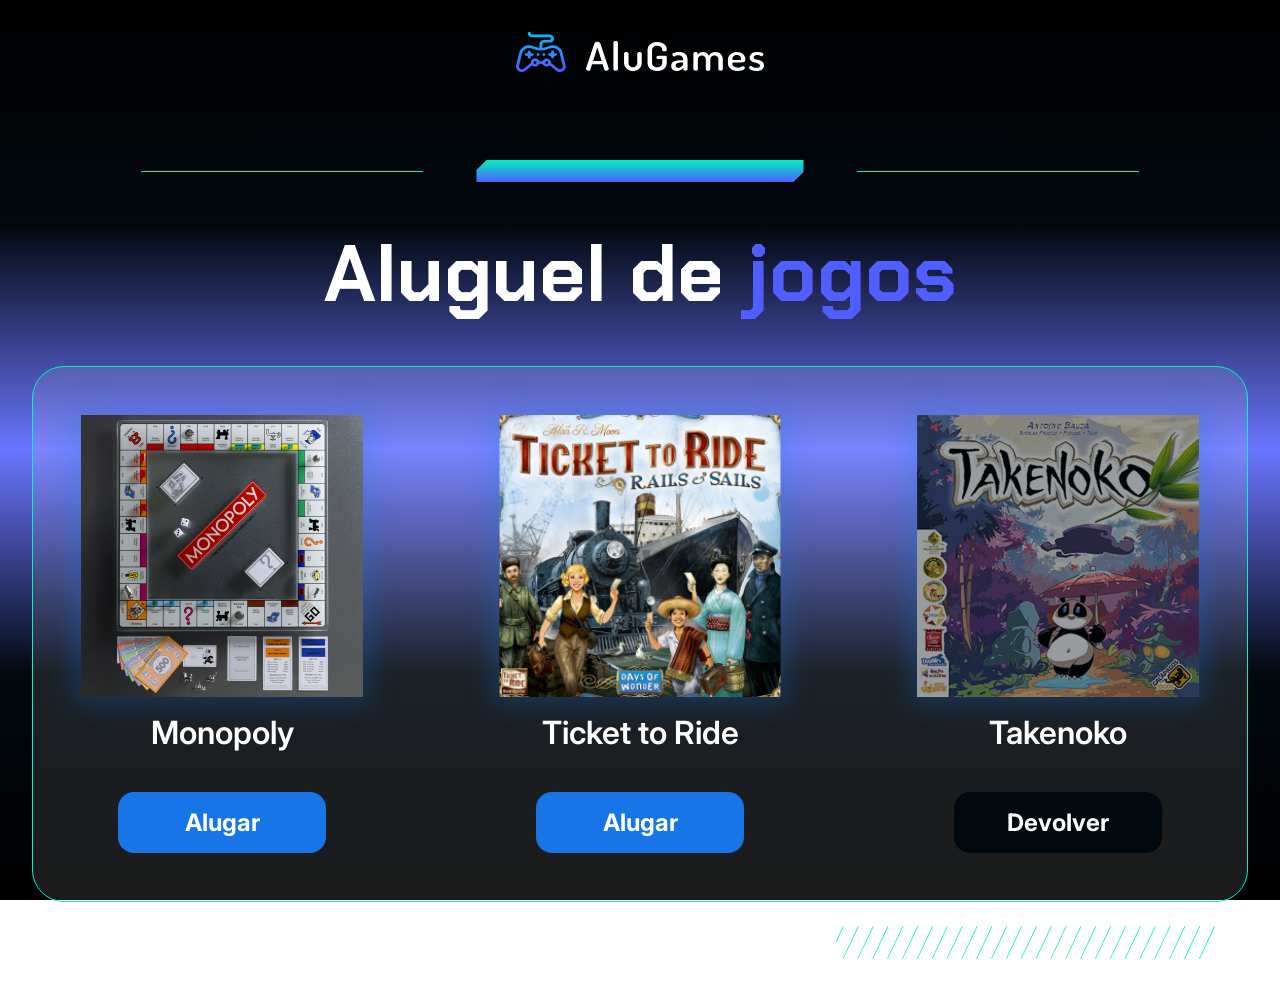
<file: alugames/index.html>
<!DOCTYPE html>
<html lang="pt-BR">

<head>
    <meta charset="UTF-8">
    <meta name="viewport" content="width=device-width, initial-scale=1.0">
    <title>AluGames</title>
    <link rel="stylesheet" href="css/main.css">
</head>

<body class="body">
    <main class="container main">
        <img src="img/logo.svg" alt="Logo AluGames">
        <section class="divisor">
            <div class="divisor__line"></div>
            <img src="img/fade_bar.svg" alt="Visual bar" class="divisor__bar">
            <div class="divisor__line"></div>
        </section>
        <h1 class="page-title">Aluguel de <span class="page-title__emphasis">jogos</span></h1>
        <section class="dashboard">
            <ul class="dashboard__items">
                <li class="dashboard__items__item" id="game-1">
                    <div class="dashboard__item__img">
                        <img src="img/monopoly.png" alt="Capa jogo Monopoly">
                    </div>
                    <p class="dashboard__item__name">Monopoly</p>
                    <a onclick="alterarBotao(1)" href="#" class="dashboard__item__button">Alugar</a>
                </li>
                <li class="dashboard__items__item" id="game-2">
                    <div class="dashboard__item__img">
                        <img src="img/ticket_to_ride.png" alt="Capa jogo Ticket to Ride">
                    </div>
                    <p class="dashboard__item__name">Ticket to Ride</p>
                    <a onclick="alterarBotao(2)" href="#" class="dashboard__item__button">Alugar</a>
                </li>
                <li class="dashboard__items__item" id="game-3">
                    <div class="dashboard__item__img dashboard__item__img--rented">
                        <img src="img/takenoko.png" alt="Capa jogo Takenoko">
                    </div>
                    <p class="dashboard__item__name">Takenoko</p>
                    <a onclick="alterarBotao(3)" href="#" class="dashboard__item__button dashboard__item__button--return">Devolver</a>
                </li>
            </ul>
        </section>
        <img src="img/hachuras.svg" alt="Visual hachuras" class="hachuras">
    </main>

    <script src="js/app.js"></script>
</body>

</html>
</file>
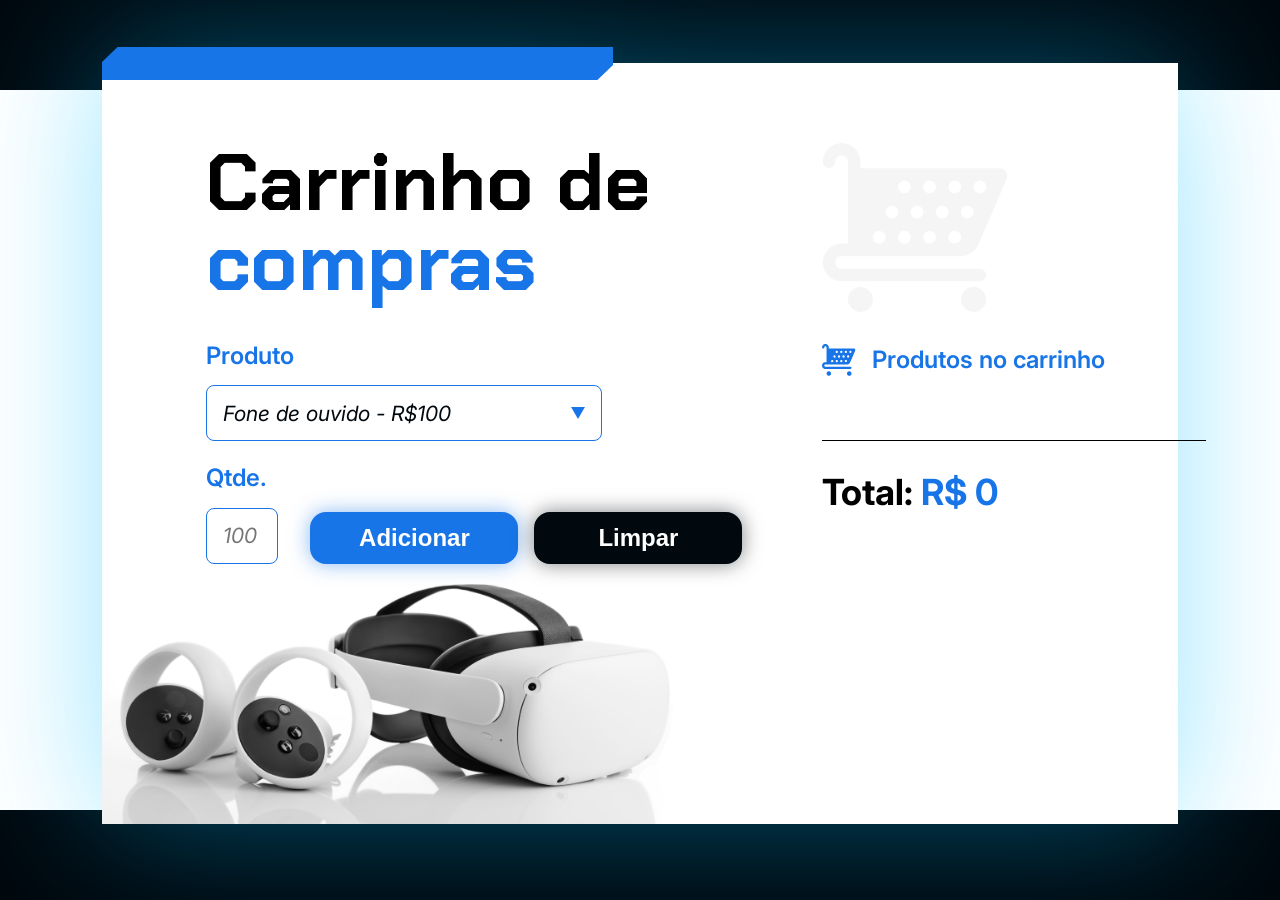
<file: carrinho-compras/index.html>
<!DOCTYPE html>
<html lang="en">

<head>
  <meta charset="UTF-8">
  <meta name="viewport" content="width=device-width, initial-scale=1.0">

  <link rel="preconnect" href="https://fonts.googleapis.com">
  <link rel="preconnect" href="https://fonts.gstatic.com" crossorigin>
  <link href="https://fonts.googleapis.com/css2?family=Chakra+Petch:wght@700&family=Inter:wght@400;600;700&display=swap"
    rel="stylesheet">
  <link rel="stylesheet" href="style.css">

  <title>E-commerce</title>
</head>

<body>
  <main class="conteudo-principal">
    <div class="grafismo-azul"></div>
    <section class="adicionar-produto">
      <h1 class="titulo">
        Carrinho de <span class="texto-azul">compras</span>
      </h1>

      <form class="formulario">
        <label class="campo-grupo">
          <span class="texto-medio-azul">Produto</span>
          <select class="produto-input" name="produto" id="produto">
            <option value="Fone de ouvido - R$100">Fone de ouvido - R$100</option>
            <option value="Celular - R$1400">Celular - R$1400</option>
            <option value="Oculus VR - R$5000">Oculus VR - R$5000</option>
          </select>
          </div>
        </label>

        <section class="parte-inferior">
          <label class="campo-grupo">
            <span class="texto-medio-azul">Qtde.</span>
            <input class="quantidade-input" id="quantidade" type="number" placeholder="100">
          </label>

          <section class="botoes-wrapper">
            <button onclick="adicionar()" type="button" class="botao-form botao-adicionar">Adicionar</button>
            <button onclick="limpar()" type="button" class="botao-form botao-limpar">Limpar</button>
          </section>
        </section>
      </form>
    </section>
    <section class="carrinho">
      <img src="./assets/carrinho-cinza.svg" alt="Imagem de um carrinho de compras cinza">

      <div class="titulo-wrapper">
        <img src="./assets/icone-carrinho.svg" alt="ícone de carrinho">

        <h2 class="carrinho__titulo">Produtos no carrinho</h2>
      </div>

      <section class="carrinho__produtos" id="lista-produtos">
        <!-- Javascript insere valor. -->
      </section>

      <div class="divisoria"></div>

      <p class="carrinho__total">
        Total: <span class="texto-azul" id="valor-total">R$ 0</span>
      </p>
    </section>
  </main>

  <script src="js/app.js"></script>
</body>

</html>
</file>
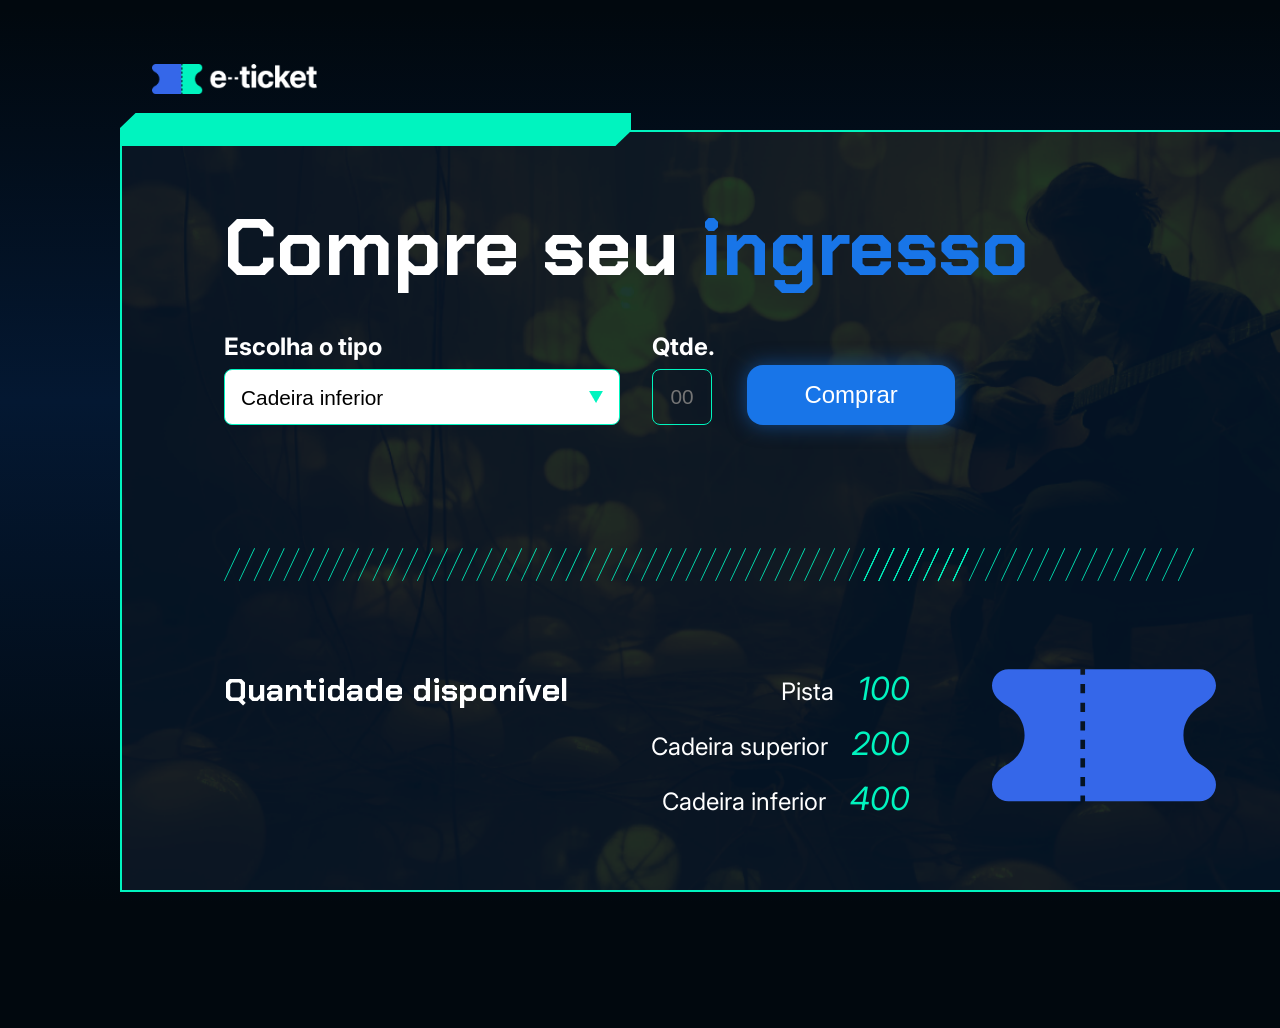
<file: ingresso/index.html>
<!DOCTYPE html>
<html lang="pt-BR">

<head>
    <meta charset="UTF-8">
    <meta name="viewport" content="width=device-width, initial-scale=1.0">
    <link rel="preconnect" href="https://fonts.googleapis.com">
    <link rel="preconnect" href="https://fonts.gstatic.com" crossorigin>
    <link href="https://fonts.googleapis.com/css2?family=Chakra+Petch:wght@700&family=Inter:wght@400;700&display=swap"
        rel="stylesheet">
    <link rel="stylesheet" href="./styles/_reset.css">
    <link rel="stylesheet" href="./styles/style.css">
    <title>E-Ticket</title>
</head>

<body>
    <header>
        <img class="logo" src="./assets/PNG/Logo e-tricket.png" alt="Logo">
    </header>
    <main class="container">

        <div class="grafismo"></div>
        <h1>Compre seu <span>ingresso</span></h1>
        <form action="">
            <label class="input-group">
                Escolha o tipo
                <select name="tipo-ingresso" id="tipo-ingresso">
                    <option value="inferior">Cadeira inferior</option>
                    <option value="superior">Cadeira superior</option>
                    <option value="pista">Pista</option>
                </select>
            </label>
            <label class="input-group">Qtde.
                <input type="number" id="qtd" placeholder="00" min="1" max="10">
            </label>
            <button onclick="comprarIngresso()" type="button">Comprar</button>
        </form>
        <img class="hachuras" src="./assets/SVG/Hachuras.svg" alt="">
        <section>
            <h2>Quantidade disponível</h2>

            <ul class="lista">
                <li>Pista<span id="qtd-pista">100</span></li>
                <li>Cadeira superior<span id="qtd-superior">200</span></li>
                <li>Cadeira inferior<span id="qtd-inferior">400</span></li>

            </ul>
            <img src="./assets/Ingresso.svg" alt="">
        </section>
    </main>

    <script src="js/app.js"></script>
</body>

</html>
</file>
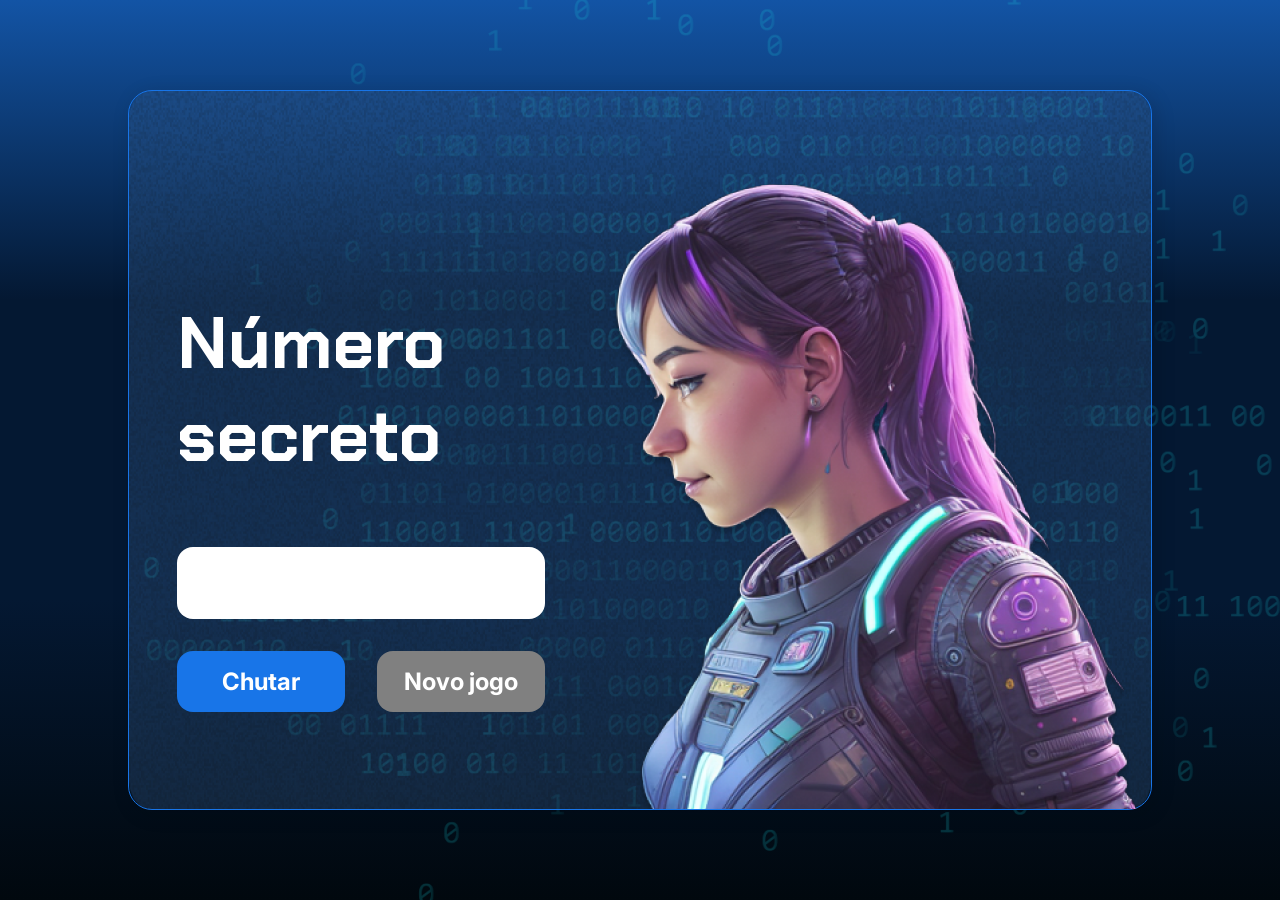
<file: listasFuncoes/index.html>
<!DOCTYPE html>
<html lang="pt-br">

<head>
    <meta charset="UTF-8">
    <meta name="viewport" content="width=device-width, initial-scale=1.0">
    <script src="https://code.responsivevoice.org/responsivevoice.js"></script>
    <link rel="preconnect" href="https://fonts.googleapis.com">
    <link rel="preconnect" href="https://fonts.gstatic.com" crossorigin>
    <link href="https://fonts.googleapis.com/css2?family=Chakra+Petch:wght@700&family=Inter:wght@400;700&display=swap"
        rel="stylesheet">
    <link rel="stylesheet" href="style.css">
    <title>JS Game</title>
</head>

<body>

    <div class="container">
        <div class="container__conteudo">
            <div class="container__informacoes">
                <div class="container__texto">
                    <h1></h1>
                    <p class="texto__paragrafo"></p>
                </div>
                <input type="number" min="1" max="10" class="container__input">
                <div class="chute container__botoes">
                    <button onclick="verificarNumero()" class="container__botao">Chutar</button>
                    <button onclick="novoJogo()" id="reiniciar" class="container__botao" disabled>Novo jogo</button>
                </div>
            </div>
            <img src="./img/ia.png" alt="Uma pessoa olhando para a esquerda" class="container__imagem-pessoa" />
        </div>
    </div>




    <script src="app.js" defer></script>
</body>

</html>
</file>
<file: alugames/css/main.css>
@import url(_reset.css);
@import url('https://fonts.googleapis.com/css2?family=Chakra+Petch:wght@700&family=Inter:wght@600;700&display=swap');

.body {
    color: #FFFFFF;

    min-height: 100vh;

    background: rgb(0, 0, 0);
    background: linear-gradient(to bottom, rgba(0, 0, 0, 1) 0%, rgba(1, 8, 14, 1) 25%, rgba(80, 94, 255, 0.85) 50%, rgba(1, 8, 14, 1) 75%, rgba(0, 0, 0, 1) 100%);
    background-repeat: no-repeat;
    background-attachment: fixed;

    display: flex;
    flex-direction: column;
    justify-content: center;

    padding: 2rem;
}

@media screen and (min-width: 1440px) {
    .body {
        padding: 2rem calc((100vw - 1086px)/2);
    }
}

.main {
    display: flex;
    flex-direction: column;
    align-items: center;
}

.divisor {
    display: flex;
    gap: 53px;
    align-items: center;

    margin: 88px 0px 40px;
}

.divisor__line {
    height: 1px;
    width: 282px;
    background-color: #00F4BF;
}

.page-title {
    font-family: 'Chakra Petch', sans-serif;
    font-weight: 700;
    font-size: 5rem;

    margin-bottom: 2.5rem;
}

.page-title__emphasis {
    color: #505EFF;
}

.dashboard {
    background-color: rgba(255, 255, 255, 0.1);

    border-radius: 2rem;
    border-width: 1px;
    border-style: solid;
    border-color: #00F4BF;

    padding: 3rem;
    width: 100%;
}

.dashboard__items {
    display: flex;
    justify-content: space-between;
}

.dashboard__items__item {
    display: flex;
    flex-direction: column;
    align-items: center;
    justify-content: flex-start;

    font-family: 'Inter', sans-serif;
}

.dashboard__item__img {
    box-shadow: 0px 0px 24px 8px rgba(24, 118, 232, 0.25);

    margin-bottom: 1rem;
}

.dashboard__item__img--rented {
    position: relative;
}

.dashboard__item__img--rented::after {
    content: "";
    display: block;
    width: 100%;
    height: 100%;

    position: absolute;
    top: 0;
    
    background-color: rgba(1, 8, 14, 0.4);
}

.dashboard__item__name {
    font-weight: 600;
    font-size: 2rem;

    margin-bottom: 2.5rem;
}

.dashboard__item__button {
    display: flex;
    justify-content: center;

    font-weight: 700;
    font-size: 1.5rem;

    padding: 1rem 1.5rem;
    min-width: 13rem;

    border-radius: 1rem;

    background-color: #1875E8;
}

.dashboard__item__button--return {
    background-color: #01080E;
}

.hachuras {
    margin-top: 1.5rem;
    margin-right: 33px;
    align-self: flex-end;
}
</file>
<file: carrinho-compras/style.css>
* {
  margin: 0;
  padding: 0;
  box-sizing: border-box;
}

body {
  min-height: 100vh;
  height: auto;
  background: linear-gradient(to bottom,
      #01080E 10%,
      #FFF 10%,
      #FFF 90%,
      #01080E 90%);
  padding: 7vh 8vw 5vh;
  font-family: 'Inter', sans-serif;
  font-size: 16px;
}

button {
  background: inherit;
  color: inherit;
  border: 0;
}

select {
  appearance: none;
}

input[type="number"]::-webkit-outer-spin-button,
input[type="number"]::-webkit-inner-spin-button {
    -webkit-appearance: none;
    margin: 0;
}

input[type="number"] {
    appearance: textfield;
}

.texto-medio-azul {
  color: var(--Light-Blue, #1875E8);
  font-size: 1.5rem;
  font-style: normal;
  font-weight: 600;
  line-height: 110%; /* 1.65rem */
}

.conteudo-principal {
  filter: drop-shadow(0px 0px 70px rgba(2, 189, 255, 0.40));
  min-height: 100%;
  padding: 5rem 6.5rem;
  
  display: grid;
  grid-template-columns: 1.375fr 1fr;
  column-gap: 5rem;

  background: white url('./assets/oculos.png') no-repeat bottom left;
  background-size: auto 40%;

  position: relative;
  background-position: left bottom -40px;
}

.grafismo-azul {
  position: absolute;
  width: 31.9375rem;
  height: 2.0625rem;
  background-image: url('./assets/grafismo-azul.svg');
  top: -1rem;
}

.titulo {
  font-family: 'Chakra Petch', sans-serif;
  font-size: 5rem;
  font-style: normal;
  font-weight: 700;
  line-height: 100%;
  margin-bottom: 2.5rem;
}

.texto-azul {
  color: #1875E8;
}

.formulario {
  display: flex;
  flex-direction: column;
  align-items: flex-start;
  gap: 1.5rem;
}

.formulario .campo-grupo {
  display: flex;
  flex-direction: column;
  align-items: flex-start;
  gap: 1rem;
}

.produto-input {
  width: 24.75rem;
  height: 3.5rem;
  padding: 1rem;
  border-radius: 0.5rem;
  border: 1px solid var(--Light-Blue, #1875E8);

  color: var(--Void, #01080E);
  font-family: Inter;
  font-size: 1.3125rem;
  font-style: italic;
  font-weight: 400;
  line-height: 110%;
  
  background: url('./assets/arrow-down.svg') no-repeat right 1rem top 50%;
}

.dropdown {
  width: 3.375rem;
  height: 3.5rem;
  padding: 1rem;
  justify-content: center;
  align-items: center;
  gap: 0.625rem;
  border-radius: 0rem 0.5rem 0.5rem 0rem;
  border: 1px solid var(--Light-Blue, #1875E8);
  cursor: pointer;
}

.formulario > .parte-inferior {
  display: flex;
  align-items: flex-end;
  gap: 2rem;
}

.quantidade-input {
  display: flex;
  height: 3.5rem;
  padding: 1rem;
  width: 4.5rem;
  border-radius: 0.5rem;
  border: 1px solid var(--Light-Blue, #1875E8);

  color: var(--Void, #01080E);
  font-family: Inter;
  font-size: 1.3125rem;
  font-style: italic;
  font-weight: 400;
  line-height: 110%;
}

.botoes-wrapper {
  display: flex;
  align-items: flex-end;
  gap: 1rem;
}

.botao-form {
  display: flex;
  flex-direction: column;
  justify-content: center;
  align-items: center;
  width: 13rem;
  height: 3.25rem;
  padding: 1rem 1.5rem;
  gap: 0.625rem;
  border-radius: 1rem;
  cursor: pointer;
}

.botao-adicionar {
  background: var(--Light-Blue, #1875E8);
  box-shadow: 0px 0px 20px 0px rgba(24, 117, 232, 0.50);

  color: var(--Branco, #FFF);
  font-size: 1.5rem;
  font-weight: 700;
  line-height: normal;
}

.botao-limpar {
  border-radius: 1rem;
  background: var(--Void, #01080E);
  box-shadow: 0px 0px 20px 0px rgba(1, 8, 14, 0.50);

  color: var(--Branco, #FFF);
  font-size: 1.5rem;
  font-weight: 700;
  line-height: normal;
}

.carrinho {
  display: flex;
  width: 24rem;
  flex-direction: column;
  align-items: flex-start;
  gap: 2rem;
}

.titulo-wrapper {
  display: flex;
  align-items: center;
  gap: 1rem;
}

.carrinho__titulo {
  color: var(--Light-Blue, #1875E8);
  font-family: Inter;
  font-size: 1.5rem;
  font-style: normal;
  font-weight: 600;
  line-height: 110%; /* 1.65rem */
}

.carrinho__produtos {
  display: flex;
  flex-direction: column;
  align-items: flex-start;
  gap: 1rem;
}

.carrinho__produtos__produto {
  font-size: 1.3125rem;
  font-style: italic;
  font-weight: 400;
  line-height: 110%; /* 1.44375rem */
}

.divisoria {
  width: 24rem;
  height: 0.0625rem;
  background: #000;
}

.carrinho__total {
  font-size: 2.25rem;
  font-weight: 700;
  line-height: 110%; /* 2.475rem */
}

.adicionar-produto {
  padding-bottom: 180px;
}
</file>
<file: ingresso/styles/style.css>
body {
    width: 1440px;
    height: 100vh;
    background: linear-gradient(180deg, rgba(1, 8, 14, 1) 1%, rgba(4, 24, 50, 1) 39%, rgba(1, 8, 14, 1) 88%);
    margin: 5% auto;
    color: #fff;
}

header {
    width: 1200px;
    margin: 2rem auto;
}

header .logo {
    width: 196.8px;
    padding-left: 2rem;
}

main.container {
    width: 1200px;
    height: auto;
    border: 2px solid #00F4BF;
    margin: 0 auto;
    padding: 4.5rem 6.38rem;
    background-image: url('../assets/PNG/Imagem\ com\ borda.png');
    background-size: cover;
    position: relative;
}

main.container .grafismo {
    background: url('../assets/SVG/Grafismo\ verde.svg');
    width: 31.9375rem;
    height: 2.0625rem;
    position: absolute;
    top: -19px;
    left: -2px;
}

main.container h1 {
    font-family: 'Chakra Petch', sans-serif;
    font-size: 5rem;
    line-height: 110%;
}

main.container h1 span {
    color: #1875E8;
}

form {
    display: flex;
    align-items: flex-end;
    gap: 2rem;
    margin: 2.5rem 0;
}

form .input-group {
    display: flex;
    flex-direction: column;
    align-items: flex-start;
    gap: .5rem;

    font-family: 'Inter', sans-serif;
    font-weight: 700;
    font-size: 1.5rem;
}

form .input-group select,
form .input-group input {
    background: none;
    color: white;
    border: 1px solid #00F4BF;
    border-radius: .5rem;
    height: 3.5rem;
    padding: .5rem 1rem;
    font-size: 1.3rem;
}

form .input-group select {
    width: 24.75rem;
    appearance: none;
    background: url('../assets/PNG/Arrow\ down.png') no-repeat right 1rem top 50%;
    color: black;
    background-color: white;
}

form .input-group input {
    width: 60px;
}

form .input-group input::placeholder {
    text-align: center;
}

form button {
    color: white;
    font-size: 1.5rem;
    border: none;
    background-color: #1875E8;
    padding: 1rem 1.5rem;
    border-radius: 1rem;
    width: 13rem;
    box-shadow: 0px 0px 20px 0px rgba(24, 117, 232, 0.50);
    cursor: pointer;
}

.hachuras {
    margin: 5.19rem 0;
}

.container section {
    display: flex;
    justify-content: space-between;
    align-items: flex-start;
    align-self: stretch;
}

.container section h2 {
    font-size: 2rem;
}

.container section ul {
    display: flex;
    flex-direction: column;
    align-items: flex-end;
    gap: 1rem;

    font-size: 1.5rem;
    font-family: 'Inter', sans-serif;
    font-weight: 400;
}

.container section ul li span {
    color: #00F4BF;
    font-style: italic;
    font-size: 2rem;
    padding-left: 1.5rem;
}
</file>
<file: listasFuncoes/style.css>
* {
    box-sizing: border-box;
    margin: 0;
    padding: 0;
    color: white;
}

body {
    background: linear-gradient(#1354A5 0%, #041832 33.33%, #041832 66.67%, #01080E 100%);
    height: 100vh;
    display: flex;
    align-items: center;
    justify-content: center;
}


body::before {
    background-image: url("img/code.png");
    background-repeat: no-repeat;
    background-position: right;
    content: "";
    display: block;
    position: absolute;
    width: 100%;
    height: 100%;
    opacity: 0.4;
}

.container {
    width: 80%;
    height: 80%;
    display: flex;
    align-items: center;
    justify-content: space-between;
    border-radius: 24px;
    border: 1px solid #1875E8;
    box-shadow: 4px 4px 20px 0px rgba(1, 8, 14, 0.15);
    background-image: url("img/Ruido.png");
    background-size: 100% 100%;
    position: relative;
}


.container__conteudo {
    display: flex;
    align-items: center;
    position: absolute;
    bottom: 0;
}

.container__informacoes {
    flex: 1;
    padding: 3rem;
}

.container__botao {
    border-radius: 16px;
    background: #1875E8;
    padding: 16px 24px;
    width: 100%;
    font-size: 24px;
    font-weight: 700;
    border: none;
    margin-top: 2rem;
}

.container__texto {
    margin: 16px 0 16px 0;
}

.container__texto-azul {
    color: #1875E8;
}

.container__input {
    width: 100%;
    height: 72px;
    border-radius: 16px;
    background-color: #FFF;
    border: none;
    color: #1875E8;
    padding: 2rem;
    font-size: 24px;
    font-weight: 700;
    font-family: 'Inter', sans-serif;
}

.container__botoes {
    display: flex;
    gap: 2em;
}

h1 {
    font-family: 'Chakra Petch', sans-serif;
    font-size: 72px;
    padding-bottom: 3rem;
}

p,
button {
    font-family: 'Inter', sans-serif;
}

.texto__paragrafo {
    font-size: 32px;
    font-weight: 400;
}

button:disabled {
    background-color: gray;
}

@media screen and (max-width: 1250px) {

    h1 {
        font-size: 50px;
    }

    .container__botao {
        font-size: 16px;
    }


    .texto__paragrafo {
        font-size: 24px;
    }

    .container__imagem-pessoa {
        display: none;
    }

    .container__conteudo {
        display: block;
        position: inherit;
    }

    .container__informacoes {
        padding: 1rem
    }
}
</file>
